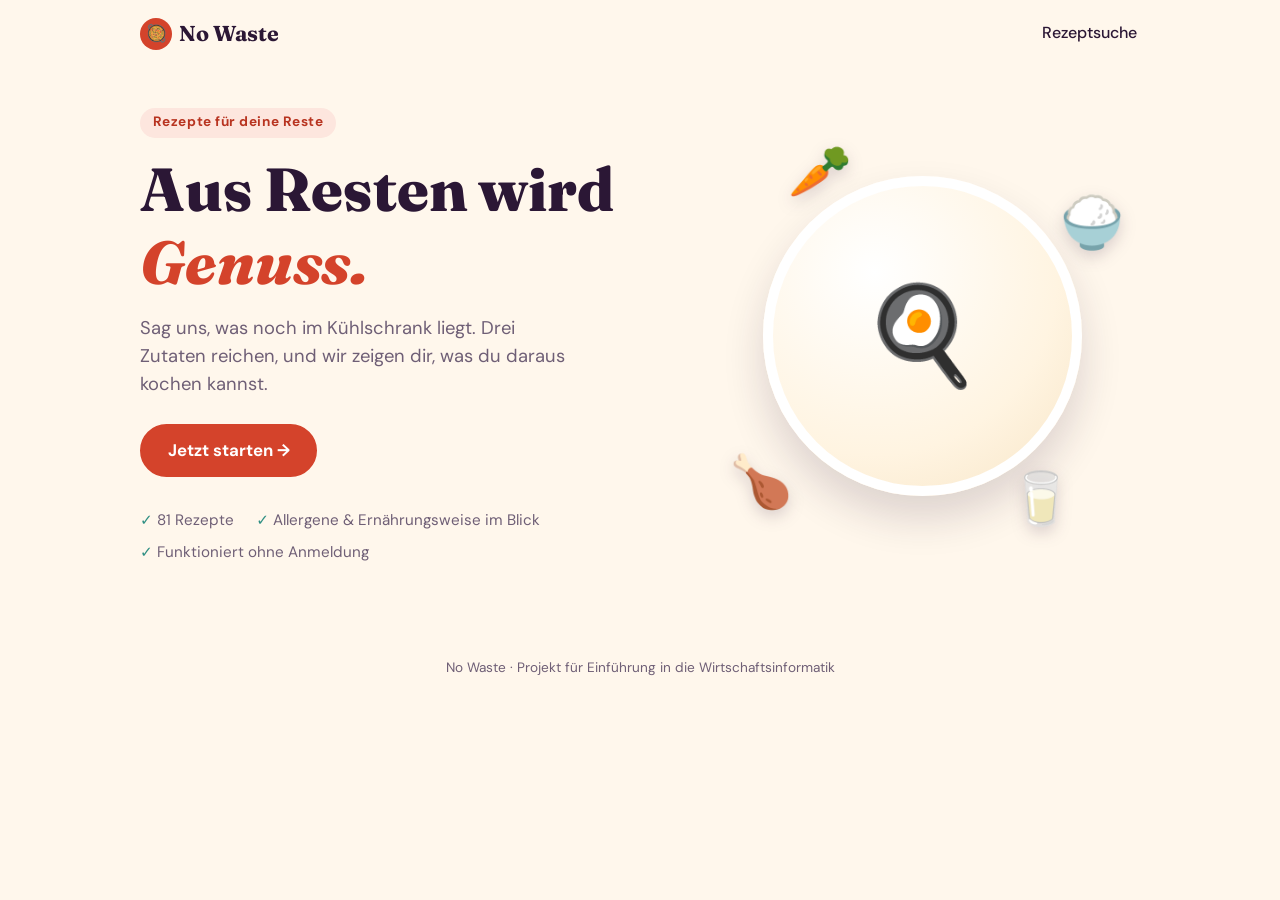
<file: index.html>
<!DOCTYPE html>
<html lang="de">
<head>
  <meta charset="UTF-8">
  <meta name="viewport" content="width=device-width, initial-scale=1.0">
  <title>No Waste – Aus Resten wird Genuss</title>
  <link rel="preconnect" href="https://fonts.googleapis.com">
  <link rel="preconnect" href="https://fonts.gstatic.com" crossorigin>
  <link href="https://fonts.googleapis.com/css2?family=DM+Sans:wght@400;500;700&family=Fraunces:ital,wght@0,600;0,800;1,600&display=swap" rel="stylesheet">
  <link rel="stylesheet" href="style.css">
</head>
<body>
  <header class="topbar">
    <a class="brand" href="index.html"><span class="brand-dot" aria-hidden="true">🥘</span> No Waste</a>
    <nav class="topnav" aria-label="Hauptnavigation">
      <a href="suche.html">Rezeptsuche</a>
    </nav>
  </header>

  <main style="max-width:none;padding:0">
    <section class="hero">
      <div>
        <span class="hero-eyebrow">Rezepte für deine Reste</span>
        <h1>Aus Resten wird <em>Genuss.</em></h1>
        <p class="lead">Sag uns, was noch im Kühlschrank liegt. Drei Zutaten reichen, und wir zeigen dir, was du daraus kochen kannst.</p>
        <a class="btn" href="suche.html">Jetzt starten →</a>
        <ul class="hero-points">
          <li><span id="anzahl-rezepte">80+</span> Rezepte</li>
          <li>Allergene &amp; Ernährungsweise im Blick</li>
          <li>Funktioniert ohne Anmeldung</li>
        </ul>
      </div>

      <div class="hero-art" aria-hidden="true">
        <div class="plate">🍳</div>
        <span class="float f1">🥕</span>
        <span class="float f2">🍚</span>
        <span class="float f3">🍗</span>
        <span class="float f4">🥛</span>
      </div>
    </section>
  </main>

  <footer>
    <p>No Waste · Projekt für Einführung in die Wirtschaftsinformatik</p>
  </footer>

  <script src="data.js"></script>
  <script>
    document.getElementById("anzahl-rezepte").textContent = REZEPTE.length;
  </script>
</body>
</html>
</file>
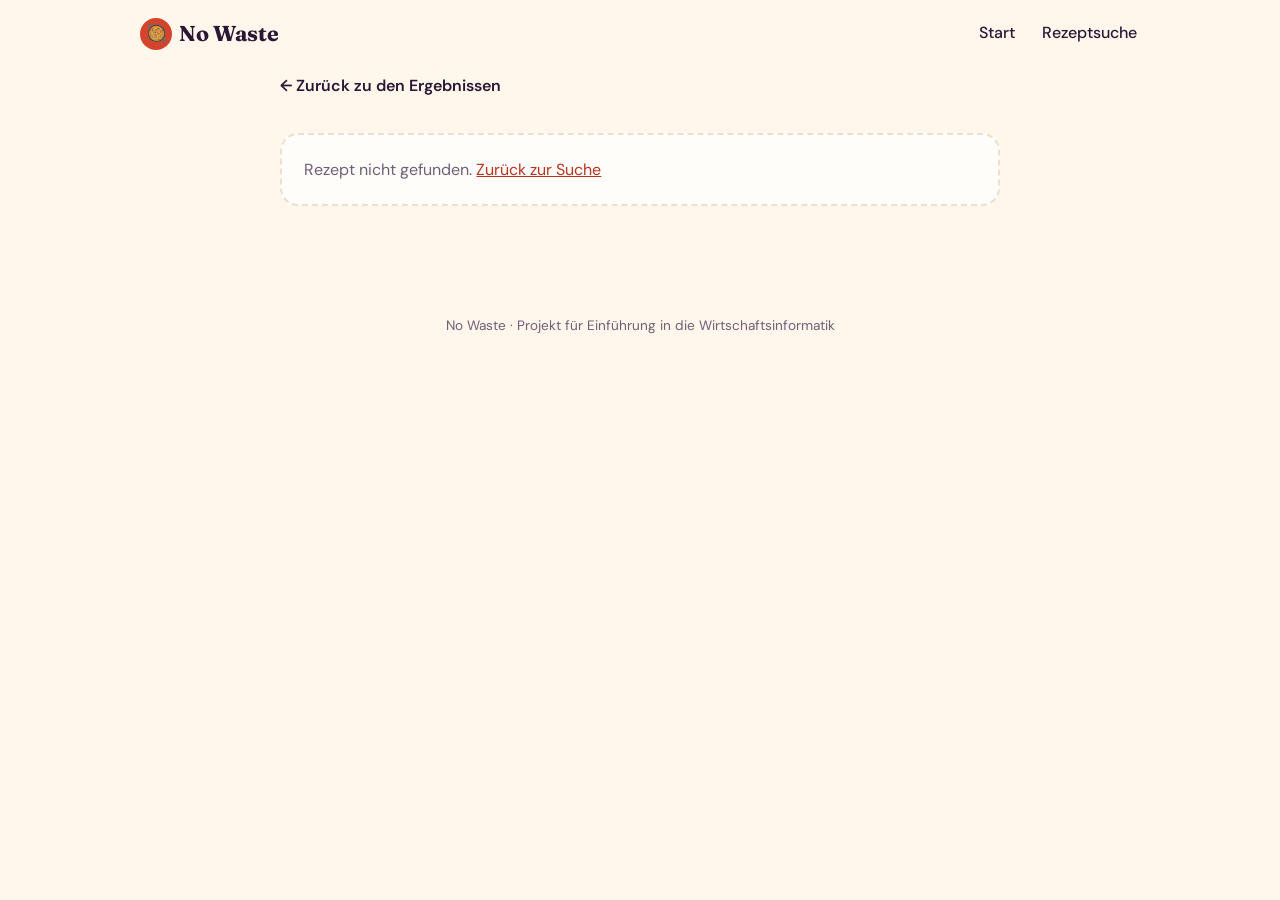
<file: recipe.html>
<!DOCTYPE html>
<html lang="de">
<head>
  <meta charset="UTF-8">
  <meta name="viewport" content="width=device-width, initial-scale=1.0">
  <title>No Waste – Rezept</title>
  <link rel="preconnect" href="https://fonts.googleapis.com">
  <link rel="preconnect" href="https://fonts.gstatic.com" crossorigin>
  <link href="https://fonts.googleapis.com/css2?family=DM+Sans:wght@400;500;700&family=Fraunces:ital,wght@0,600;0,800;1,600&display=swap" rel="stylesheet">
  <link rel="stylesheet" href="style.css">
</head>
<body>
  <header class="topbar">
    <a class="brand" href="index.html"><span class="brand-dot" aria-hidden="true">🥘</span> No Waste</a>
    <nav class="topnav" aria-label="Hauptnavigation">
      <a href="index.html">Start</a>
      <a href="suche.html">Rezeptsuche</a>
    </nav>
  </header>

  <main>
    <a class="back-link" href="suche.html">← Zurück zu den Ergebnissen</a>
    <div id="detail-container">
      <p class="leer">Rezept wird geladen …</p>
    </div>
  </main>

  <footer>
    <p>No Waste · Projekt für Einführung in die Wirtschaftsinformatik</p>
  </footer>

  <script src="data.js"></script>
  <script src="algorithm.js"></script>
  <script src="ui-helpers.js"></script>
  <script src="recipeDetail.js"></script>
</body>
</html>
</file>
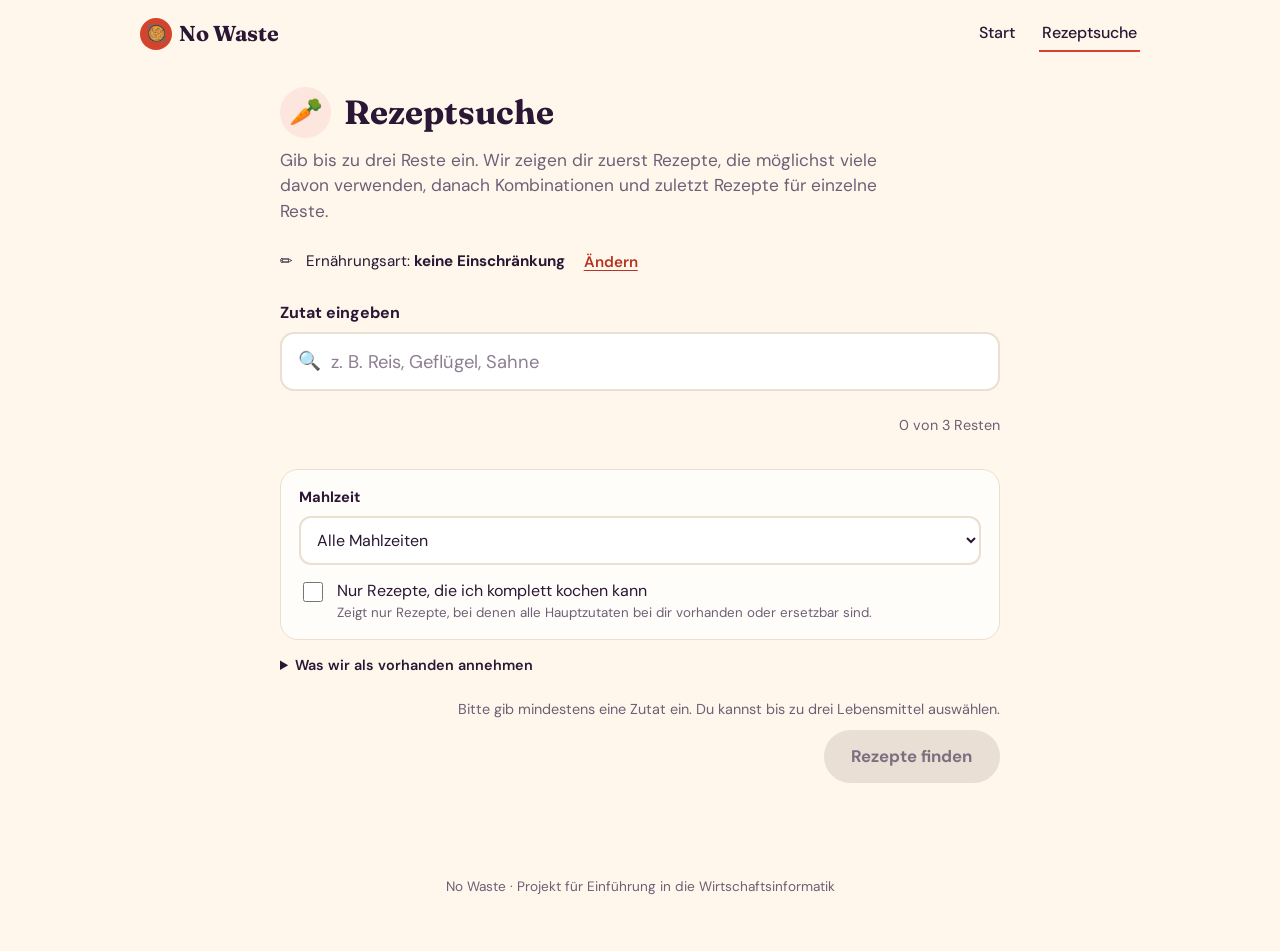
<file: suche.html>
<!DOCTYPE html>
<html lang="de">
<head>
  <meta charset="UTF-8">
  <meta name="viewport" content="width=device-width, initial-scale=1.0">
  <title>No Waste – Rezeptsuche</title>
  <link rel="preconnect" href="https://fonts.googleapis.com">
  <link rel="preconnect" href="https://fonts.gstatic.com" crossorigin>
  <link href="https://fonts.googleapis.com/css2?family=DM+Sans:wght@400;500;700&family=Fraunces:ital,wght@0,600;0,800;1,600&display=swap" rel="stylesheet">
  <link rel="stylesheet" href="style.css">
</head>
<body>
  <header class="topbar">
    <a class="brand" href="index.html"><span class="brand-dot" aria-hidden="true">🥘</span> No Waste</a>
    <nav class="topnav" aria-label="Hauptnavigation">
      <a href="index.html">Start</a>
      <a href="suche.html" aria-current="page">Rezeptsuche</a>
    </nav>
  </header>

  <main>
    <div class="page-title">
      <span class="icon-big" aria-hidden="true">🥕</span>
      <h1>Rezeptsuche</h1>
    </div>
    <p class="intro">Gib bis zu drei Reste ein. Wir zeigen dir zuerst Rezepte, die möglichst viele davon verwenden, danach Kombinationen und zuletzt Rezepte für einzelne Reste.</p>

    <!-- Profil: Ernährungsweise + Allergene -->
    <div class="profil-zeile">
      <span aria-hidden="true">✏️</span>
      <span>Ernährungsart: <strong id="profil-ernaehrung">keine Einschränkung</strong></span>
      <span id="profil-allergene-zeile" hidden>· Allergene: <strong id="profil-allergene"></strong></span>
      <button type="button" class="link-btn" id="profil-toggle" aria-expanded="false" aria-controls="profil-panel">Ändern</button>
    </div>

    <section id="profil-panel" class="profil-panel" hidden aria-label="Profil bearbeiten">
      <label class="field-label" for="ernaehrung-select">Ernährungsweise</label>
      <select id="ernaehrung-select"></select>
      <span class="field-label" id="allergene-label">Allergene / Unverträglichkeiten (diese Rezepte blenden wir aus)</span>
      <div id="allergene-auswahl" class="chip-container" role="group" aria-labelledby="allergene-label"></div>
      <p id="profil-status" class="status-text" role="status"></p>
    </section>

    <!-- Zutateneingabe -->
    <div class="suche-box">
      <label for="zutat-input">Zutat eingeben</label>
      <div class="input-wrap">
        <span class="input-icon" aria-hidden="true">🔍</span>
        <input type="text" id="zutat-input" placeholder="z. B. Reis, Geflügel, Sahne" autocomplete="off"
               role="combobox" aria-expanded="false" aria-controls="vorschlaege" aria-autocomplete="list">
      </div>
      <ul id="vorschlaege" class="vorschlaege" role="listbox" aria-label="Zutatenvorschläge" hidden></ul>

      <div class="reste-zeile" aria-live="polite">
        <span id="reste-chips" style="display:contents"></span>
        <span class="reste-zaehler" id="reste-zaehler">0 von 3 Resten</span>
      </div>
    </div>

    <!-- Optionen -->
    <div class="optionen">
      <div>
        <label class="field-label" for="kategorie-select">Mahlzeit</label>
        <select id="kategorie-select"></select>
      </div>
      <label class="schalter">
        <input type="checkbox" id="komplett-schalter">
        <span>Nur Rezepte, die ich komplett kochen kann
          <small>Zeigt nur Rezepte, bei denen alle Hauptzutaten bei dir vorhanden oder ersetzbar sind.</small>
        </span>
      </label>
    </div>

    <details class="basics-info">
      <summary>Was wir als vorhanden annehmen</summary>
      <p>Salz, Pfeffer und Wasser sowie <span id="basics-liste"></span>. Du musst sie nicht eingeben.</p>
    </details>

    <div class="aktionen">
      <p class="hinweis" id="hinweis">Bitte gib mindestens eine Zutat ein. Du kannst bis zu drei Lebensmittel auswählen.</p>
      <button type="button" class="btn" id="finden-btn" disabled>Rezepte finden</button>
    </div>

    <!-- Ergebnisse -->
    <section id="ergebnisse" class="ergebnisse" hidden aria-live="polite" tabindex="-1">
      <div class="ergebnis-kopf">
        <h2>Deine Rezepte</h2>
        <p id="ergebnis-text"></p>
      </div>
      <div id="ergebnis-container"></div>
    </section>
  </main>

  <footer>
    <p>No Waste · Projekt für Einführung in die Wirtschaftsinformatik</p>
  </footer>

  <script src="data.js"></script>
  <script src="algorithm.js"></script>
  <script src="ui-helpers.js"></script>
  <script src="suche.js"></script>
</body>
</html>
</file>
<file: style.css>
/* ==========================================================
   No Waste - Design
   Warmes Creme, dunkles Aubergine, Koralle als Akzent
   ========================================================== */

:root {
  --bg: #fff7ec;
  --surface: #fffdf9;
  --text: #2b1735;
  --muted: #6f5f76;
  --border: #eadfd0;
  --accent: #d4432b;
  --accent-dark: #b83420;
  --accent-soft: #fde6de;
  --sun: #f6b93b;
  --teal: #2f8f83;
  --star: #e09b0c;
  --radius: 18px;
  --shadow-sm: 0 1px 2px rgba(43, 23, 53, 0.06);
  --shadow-md: 0 12px 30px rgba(43, 23, 53, 0.12);
  --font-head: "Fraunces", Georgia, "Times New Roman", serif;
  --font-body: "DM Sans", "Segoe UI", system-ui, Arial, sans-serif;
}

* { box-sizing: border-box; }

body {
  margin: 0;
  background: var(--bg);
  color: var(--text);
  font-family: var(--font-body);
  font-size: 1rem;
  line-height: 1.5;
}

h1, h2, h3 { font-family: var(--font-head); line-height: 1.2; margin: 0; }

a { color: var(--accent-dark); }

:focus-visible {
  outline: 3px solid var(--accent);
  outline-offset: 2px;
}

.visually-hidden {
  position: absolute !important;
  width: 1px; height: 1px;
  overflow: hidden;
  clip: rect(0 0 0 0);
  white-space: nowrap;
}

/* ---------- Kopfzeile ---------- */
.topbar {
  max-width: 1040px;
  margin: 0 auto;
  padding: 1.1rem 1.25rem;
  display: flex;
  align-items: center;
  justify-content: space-between;
  gap: 1rem;
}
.brand {
  font-family: var(--font-head);
  font-weight: 700;
  font-size: 1.35rem;
  color: var(--text);
  text-decoration: none;
  display: inline-flex;
  align-items: center;
  gap: 0.45rem;
}
.brand-dot {
  width: 2rem; height: 2rem;
  border-radius: 50%;
  background: var(--accent);
  display: inline-flex; align-items: center; justify-content: center;
  font-size: 1.05rem;
}
.topnav a {
  color: var(--text);
  text-decoration: none;
  font-weight: 500;
  padding: 0.4rem 0.2rem;
  margin-left: 1rem;
  border-bottom: 2px solid transparent;
}
.topnav a:hover, .topnav a[aria-current="page"] { border-bottom-color: var(--accent); }

main { max-width: 760px; margin: 0 auto; padding: 0 1.25rem 3rem; }

footer {
  text-align: center;
  color: var(--muted);
  font-size: 0.85rem;
  padding: 2rem 1rem 2.5rem;
}

/* ---------- Buttons ---------- */
.btn {
  display: inline-flex;
  align-items: center;
  justify-content: center;
  gap: 0.5rem;
  background: var(--accent);
  color: #fff;
  border: 2px solid var(--accent);
  border-radius: 999px;
  padding: 0.85rem 1.6rem;
  font: 700 1.05rem var(--font-body);
  text-decoration: none;
  cursor: pointer;
  transition: background 0.15s, transform 0.15s, box-shadow 0.15s;
}
.btn:hover:not(:disabled) {
  background: var(--accent-dark);
  border-color: var(--accent-dark);
  transform: translateY(-2px);
  box-shadow: var(--shadow-md);
}
.btn:disabled {
  background: #e9dfd5;
  border-color: #e9dfd5;
  color: #7d6f80;
  cursor: not-allowed;
}
.btn-ghost {
  background: transparent;
  color: var(--text);
  border-color: var(--text);
}
.btn-ghost:hover:not(:disabled) { background: var(--text); border-color: var(--text); color: #fff; }
.btn-small { padding: 0.45rem 1rem; font-size: 0.9rem; }

/* ==========================================================
   Startseite
   ========================================================== */
.hero {
  max-width: 1040px;
  margin: 0 auto;
  padding: 2.5rem 1.25rem 3rem;
  display: grid;
  grid-template-columns: 1.1fr 0.9fr;
  gap: 2rem;
  align-items: center;
}
.hero-eyebrow {
  display: inline-block;
  background: var(--accent-soft);
  color: var(--accent-dark);
  font-weight: 700;
  font-size: 0.85rem;
  letter-spacing: 0.04em;
  padding: 0.3rem 0.8rem;
  border-radius: 999px;
  margin-bottom: 1rem;
}
.hero h1 { font-size: clamp(2.3rem, 6vw, 3.8rem); font-weight: 800; margin-bottom: 1rem; }
.hero h1 em { font-style: italic; color: var(--accent); }
.hero p.lead { font-size: 1.15rem; color: var(--muted); max-width: 34ch; margin: 0 0 1.6rem; }

.hero-points {
  list-style: none;
  padding: 0;
  margin: 2rem 0 0;
  display: flex;
  flex-wrap: wrap;
  gap: 0.6rem 1.4rem;
  color: var(--muted);
  font-size: 0.95rem;
}
.hero-points li::before { content: "✓ "; color: var(--teal); font-weight: 700; }

.hero-art {
  position: relative;
  aspect-ratio: 1;
  max-width: 420px;
  width: 100%;
  justify-self: center;
}
.plate {
  position: absolute;
  inset: 12%;
  border-radius: 50%;
  background: radial-gradient(circle at 35% 30%, #fff 0%, #fff4e1 60%, #f6e3c3 100%);
  box-shadow: inset 0 0 0 10px #fff, 0 22px 40px rgba(43, 23, 53, 0.16);
  display: flex;
  align-items: center;
  justify-content: center;
  font-size: clamp(3.5rem, 12vw, 6rem);
}
.float {
  position: absolute;
  font-size: clamp(2rem, 7vw, 3.2rem);
  filter: drop-shadow(0 6px 8px rgba(43, 23, 53, 0.18));
  animation: bob 4.5s ease-in-out infinite;
}
.float.f1 { top: 2%; left: 18%; animation-delay: 0s; }
.float.f2 { top: 14%; right: 2%; animation-delay: 0.8s; }
.float.f3 { bottom: 6%; left: 4%; animation-delay: 1.6s; }
.float.f4 { bottom: 2%; right: 14%; animation-delay: 2.4s; }
@keyframes bob {
  0%, 100% { transform: translateY(0) rotate(-4deg); }
  50% { transform: translateY(-12px) rotate(4deg); }
}

/* ==========================================================
   Suchseite
   ========================================================== */
.page-title { display: flex; align-items: center; gap: 0.8rem; margin: 1.2rem 0 0.6rem; }
.page-title .icon-big {
  width: 3.2rem; height: 3.2rem; border-radius: 50%;
  background: var(--accent-soft);
  display: flex; align-items: center; justify-content: center;
  font-size: 1.7rem;
}
.page-title h1 { font-size: 2.1rem; }
.intro { color: var(--muted); font-size: 1.08rem; max-width: 52ch; margin: 0 0 1.4rem; }

/* Profilzeile */
.profil-zeile {
  display: flex;
  align-items: center;
  flex-wrap: wrap;
  gap: 0.3rem 0.8rem;
  font-size: 0.95rem;
  margin-bottom: 1rem;
}
.profil-zeile strong { font-weight: 700; }
.link-btn {
  background: none;
  border: none;
  padding: 0.25rem 0.4rem;
  color: var(--accent-dark);
  font: 600 0.95rem var(--font-body);
  cursor: pointer;
  text-decoration: underline;
  text-underline-offset: 3px;
}
.profil-panel {
  background: var(--surface);
  border: 1px solid var(--border);
  border-radius: var(--radius);
  padding: 1.1rem 1.2rem;
  margin-bottom: 1.4rem;
  box-shadow: var(--shadow-sm);
}
.profil-panel[hidden] { display: none; }
.field-label { display: block; font-weight: 700; font-size: 0.92rem; margin-bottom: 0.45rem; }
.profil-panel .field-label:not(:first-child) { margin-top: 1rem; }
.status-text { color: var(--teal); font-weight: 600; font-size: 0.9rem; min-height: 1.3rem; margin: 0.6rem 0 0; }

select {
  width: 100%;
  padding: 0.7rem 0.8rem;
  border: 2px solid var(--border);
  border-radius: 12px;
  font: 1rem var(--font-body);
  background: #fff;
  color: var(--text);
}
select:focus { border-color: var(--accent); outline: none; }

/* Chips */
.chip-container { display: flex; flex-wrap: wrap; gap: 0.5rem; }
.chip {
  padding: 0.4rem 0.9rem;
  border: 2px solid var(--border);
  border-radius: 999px;
  background: #fff;
  color: var(--text);
  font: 500 0.92rem var(--font-body);
  cursor: pointer;
  user-select: none;
  transition: background 0.15s, border-color 0.15s;
}
.chip:hover { border-color: var(--accent); }
.chip[aria-pressed="true"] { background: var(--accent); border-color: var(--accent); color: #fff; }
.chip[aria-pressed="true"]::before { content: "✓ "; }

/* Zutateneingabe */
.suche-box { position: relative; margin-top: 1.6rem; }
.suche-box label { display: block; font-weight: 700; margin-bottom: 0.45rem; }
.input-wrap {
  display: flex;
  align-items: center;
  gap: 0.6rem;
  background: #fff;
  border: 2px solid var(--border);
  border-radius: 14px;
  padding: 0 1rem;
  transition: border-color 0.15s, box-shadow 0.15s;
}
.input-wrap:focus-within { border-color: var(--accent); box-shadow: 0 0 0 4px var(--accent-soft); }
.input-wrap input {
  flex: 1;
  border: none;
  outline: none;
  background: transparent;
  font: 1.15rem var(--font-body);
  color: var(--text);
  padding: 0.95rem 0;
  min-width: 0;
}
.input-wrap input::placeholder { color: #8d7f93; }
.input-wrap input:disabled { cursor: not-allowed; }
.input-icon { font-size: 1.15rem; }

.vorschlaege {
  position: absolute;
  left: 0; right: 0;
  z-index: 20;
  list-style: none;
  margin: 0.4rem 0 0;
  padding: 0.35rem;
  background: #fff;
  border: 2px solid var(--border);
  border-radius: 14px;
  box-shadow: var(--shadow-md);
  max-height: 320px;
  overflow-y: auto;
}
.vorschlaege[hidden] { display: none; }
.vorschlag {
  display: flex;
  justify-content: space-between;
  align-items: baseline;
  gap: 1rem;
  padding: 0.65rem 0.8rem;
  border-radius: 10px;
  cursor: pointer;
}
.vorschlag[aria-selected="true"], .vorschlag:hover { background: var(--accent-soft); }
.vorschlag .alias { color: var(--muted); font-size: 0.85rem; font-weight: 400; }
.vorschlag .kat { color: var(--muted); font-size: 0.8rem; white-space: nowrap; }
.vorschlag-leer { padding: 0.7rem 0.8rem; color: var(--muted); }

/* Gewählte Reste */
.reste-zeile {
  display: flex;
  align-items: center;
  flex-wrap: wrap;
  gap: 0.5rem;
  margin-top: 0.9rem;
  min-height: 2.6rem;
}
.rest-chip {
  display: inline-flex;
  align-items: center;
  gap: 0.4rem;
  background: var(--text);
  color: #fff;
  border-radius: 999px;
  padding: 0.35rem 0.4rem 0.35rem 1rem;
  font-weight: 600;
}
.rest-chip button {
  width: 1.7rem; height: 1.7rem;
  border-radius: 50%;
  border: none;
  background: rgba(255, 255, 255, 0.18);
  color: #fff;
  font-size: 1rem;
  line-height: 1;
  cursor: pointer;
}
.rest-chip button:hover { background: var(--accent); }
.reste-zaehler { color: var(--muted); font-size: 0.9rem; margin-left: auto; }

/* Optionen */
.optionen {
  display: grid;
  grid-template-columns: 1fr;
  gap: 0.9rem;
  margin-top: 1.4rem;
  padding: 1rem 1.1rem;
  background: var(--surface);
  border: 1px solid var(--border);
  border-radius: var(--radius);
}
.schalter { display: flex; align-items: flex-start; gap: 0.7rem; cursor: pointer; }
.schalter input { width: 1.25rem; height: 1.25rem; margin-top: 0.15rem; accent-color: var(--accent); flex-shrink: 0; }
.schalter small { display: block; color: var(--muted); }

.basics-info { margin-top: 0.9rem; color: var(--muted); font-size: 0.9rem; }
.basics-info summary { cursor: pointer; font-weight: 600; color: var(--text); }
.basics-info p { margin: 0.4rem 0 0; }

.aktionen { margin-top: 1.4rem; display: flex; flex-direction: column; align-items: flex-end; gap: 0.6rem; }
.hinweis { margin: 0; color: var(--muted); font-size: 0.9rem; text-align: right; }

/* ---------- Ergebnisse ---------- */
.ergebnisse { margin-top: 2.5rem; scroll-margin-top: 1rem; }
.ergebnisse[hidden] { display: none; }
.ergebnis-kopf { margin-bottom: 1.2rem; }
.ergebnis-kopf h2 { font-size: 1.7rem; }
.ergebnis-kopf p { margin: 0.3rem 0 0; color: var(--muted); }

.gruppe { margin-top: 2rem; }
.gruppe-kopf { display: flex; align-items: baseline; flex-wrap: wrap; gap: 0.3rem 0.8rem; margin-bottom: 0.7rem; }
.gruppe-kopf h3 { font-size: 1.25rem; }
.gruppe-kopf .anzahl { color: var(--muted); font-size: 0.9rem; }
.gruppe-kopf .badge-alle {
  background: var(--sun);
  color: var(--text);
  font-weight: 700;
  font-size: 0.75rem;
  padding: 0.15rem 0.6rem;
  border-radius: 999px;
}

.rezept-card {
  display: block;
  background: var(--surface);
  border: 2px solid var(--border);
  border-radius: var(--radius);
  padding: 1rem 1.1rem;
  margin-bottom: 0.8rem;
  cursor: pointer;
  text-decoration: none;
  color: inherit;
  animation: rein 0.35s ease both;
  transition: transform 0.15s, box-shadow 0.15s, border-color 0.15s;
}
.rezept-card:hover { transform: translateY(-3px); box-shadow: var(--shadow-md); border-color: var(--accent); }
.rezept-card.potenzial { border-style: dashed; border-color: var(--sun); background: #fffaf0; }
@keyframes rein { from { opacity: 0; transform: translateY(10px); } to { opacity: 1; transform: none; } }

.rezept-header { display: flex; align-items: center; justify-content: space-between; gap: 0.8rem; }
.rezept-header-left { display: flex; align-items: center; gap: 0.9rem; min-width: 0; }
.rezept-header h4 { margin: 0; font-family: var(--font-head); font-size: 1.12rem; line-height: 1.25; }
.rezept-meta { color: var(--muted); font-size: 0.88rem; margin: 0.15rem 0 0; }
.sterne { color: var(--star); letter-spacing: 1px; white-space: nowrap; font-size: 1.05rem; }
.sterne.big { font-size: 1.5rem; }

.potenzial-badge {
  display: inline-block;
  background: var(--sun);
  color: var(--text);
  font: 700 0.7rem var(--font-body);
  padding: 0.1rem 0.55rem;
  border-radius: 999px;
  margin-left: 0.5rem;
  vertical-align: middle;
}

.karte-info { margin: 0.6rem 0 0; font-size: 0.9rem; }
.info-genutzt { color: var(--teal); font-weight: 600; }
.info-fehlt { color: var(--muted); }
.info-fehlt strong { color: var(--accent-dark); }
.info-ersatz { color: var(--teal); }
.info-fertig { color: var(--teal); font-weight: 600; }

.mehr-btn { margin-top: 0.2rem; }
.leer {
  background: var(--surface);
  border: 2px dashed var(--border);
  border-radius: var(--radius);
  padding: 1.4rem;
  color: var(--muted);
}

/* ---------- Icon-Kreise ---------- */
.icon-circle {
  width: 54px; height: 54px;
  border-radius: 50%;
  display: flex; align-items: center; justify-content: center;
  font-size: 1.7rem;
  flex-shrink: 0;
  box-shadow: var(--shadow-sm);
}
.icon-circle.big { width: 92px; height: 92px; font-size: 2.8rem; }
.icon-fruehstueck { background: linear-gradient(135deg, #ffe39b, #f6b93b); }
.icon-mittag { background: linear-gradient(135deg, #ffc1ad, #e4604a); }
.icon-suess { background: linear-gradient(135deg, #f3b8e0, #a8508f); }

/* ==========================================================
   Detailseite
   ========================================================== */
.back-link {
  display: inline-block;
  margin: 0.4rem 0 1.2rem;
  font-weight: 600;
  text-decoration: none;
  color: var(--text);
}
.back-link:hover { color: var(--accent); }

.detail-hero { display: flex; align-items: center; gap: 1.3rem; margin-bottom: 1.5rem; }
.detail-hero h1 { font-size: 2rem; margin-bottom: 0.2rem; }

.card {
  background: var(--surface);
  border: 1px solid var(--border);
  border-radius: var(--radius);
  padding: 1.3rem 1.4rem;
  margin-bottom: 1.2rem;
  box-shadow: var(--shadow-sm);
}
.card h2 { font-size: 1.25rem; margin-bottom: 0.8rem; }
.meta-small { font-family: var(--font-body); font-size: 0.8rem; font-weight: 400; color: var(--muted); }

.zutaten-liste { list-style: none; padding: 0; margin: 0; }
.zutaten-liste li { padding: 0.45rem 0; border-bottom: 1px solid var(--border); display: flex; gap: 0.6rem; align-items: baseline; flex-wrap: wrap; }
.zutaten-liste li:last-child { border-bottom: none; }
.zutaten-liste .status { width: 1.4rem; }
.zutaten-liste .status-text { color: var(--muted); font-size: 0.88rem; margin: 0; font-weight: 400; min-height: 0; }
.essenziell-badge {
  background: var(--accent-soft);
  color: var(--accent-dark);
  font-size: 0.7rem;
  font-weight: 700;
  padding: 0.1rem 0.5rem;
  border-radius: 999px;
}
.zubereitung-liste { padding-left: 1.3rem; margin: 0; }
.zubereitung-liste li { margin-bottom: 0.6rem; }

.naehrwerte-grid { display: grid; grid-template-columns: repeat(4, 1fr); gap: 0.7rem; text-align: center; }
.naehrwerte-grid div { background: var(--bg); border-radius: 12px; padding: 0.7rem 0.3rem; display: flex; flex-direction: column; }
.naehrwerte-grid strong { font-size: 1.1rem; }
.naehrwerte-grid span { font-size: 0.78rem; color: var(--muted); }

.tag-container { display: flex; flex-wrap: wrap; gap: 0.5rem; }
.tag { background: var(--accent-soft); color: var(--accent-dark); padding: 0.3rem 0.8rem; border-radius: 999px; font-size: 0.88rem; font-weight: 600; }
.tag-neutral { background: #dcf1ec; color: #1d6a60; }

/* ---------- Responsive ---------- */
@media (max-width: 760px) {
  .hero { grid-template-columns: 1fr; padding-top: 1rem; }
  .hero-art { order: -1; max-width: 280px; }
  .detail-hero { flex-direction: column; align-items: flex-start; }
  .naehrwerte-grid { grid-template-columns: repeat(2, 1fr); }
  .page-title h1 { font-size: 1.7rem; }
  .aktionen .btn { width: 100%; }
  .hinweis { text-align: left; }
  .aktionen { align-items: stretch; }
}

@media (prefers-reduced-motion: reduce) {
  .float, .rezept-card { animation: none; }
  .btn, .rezept-card { transition: none; }
}
</file>
